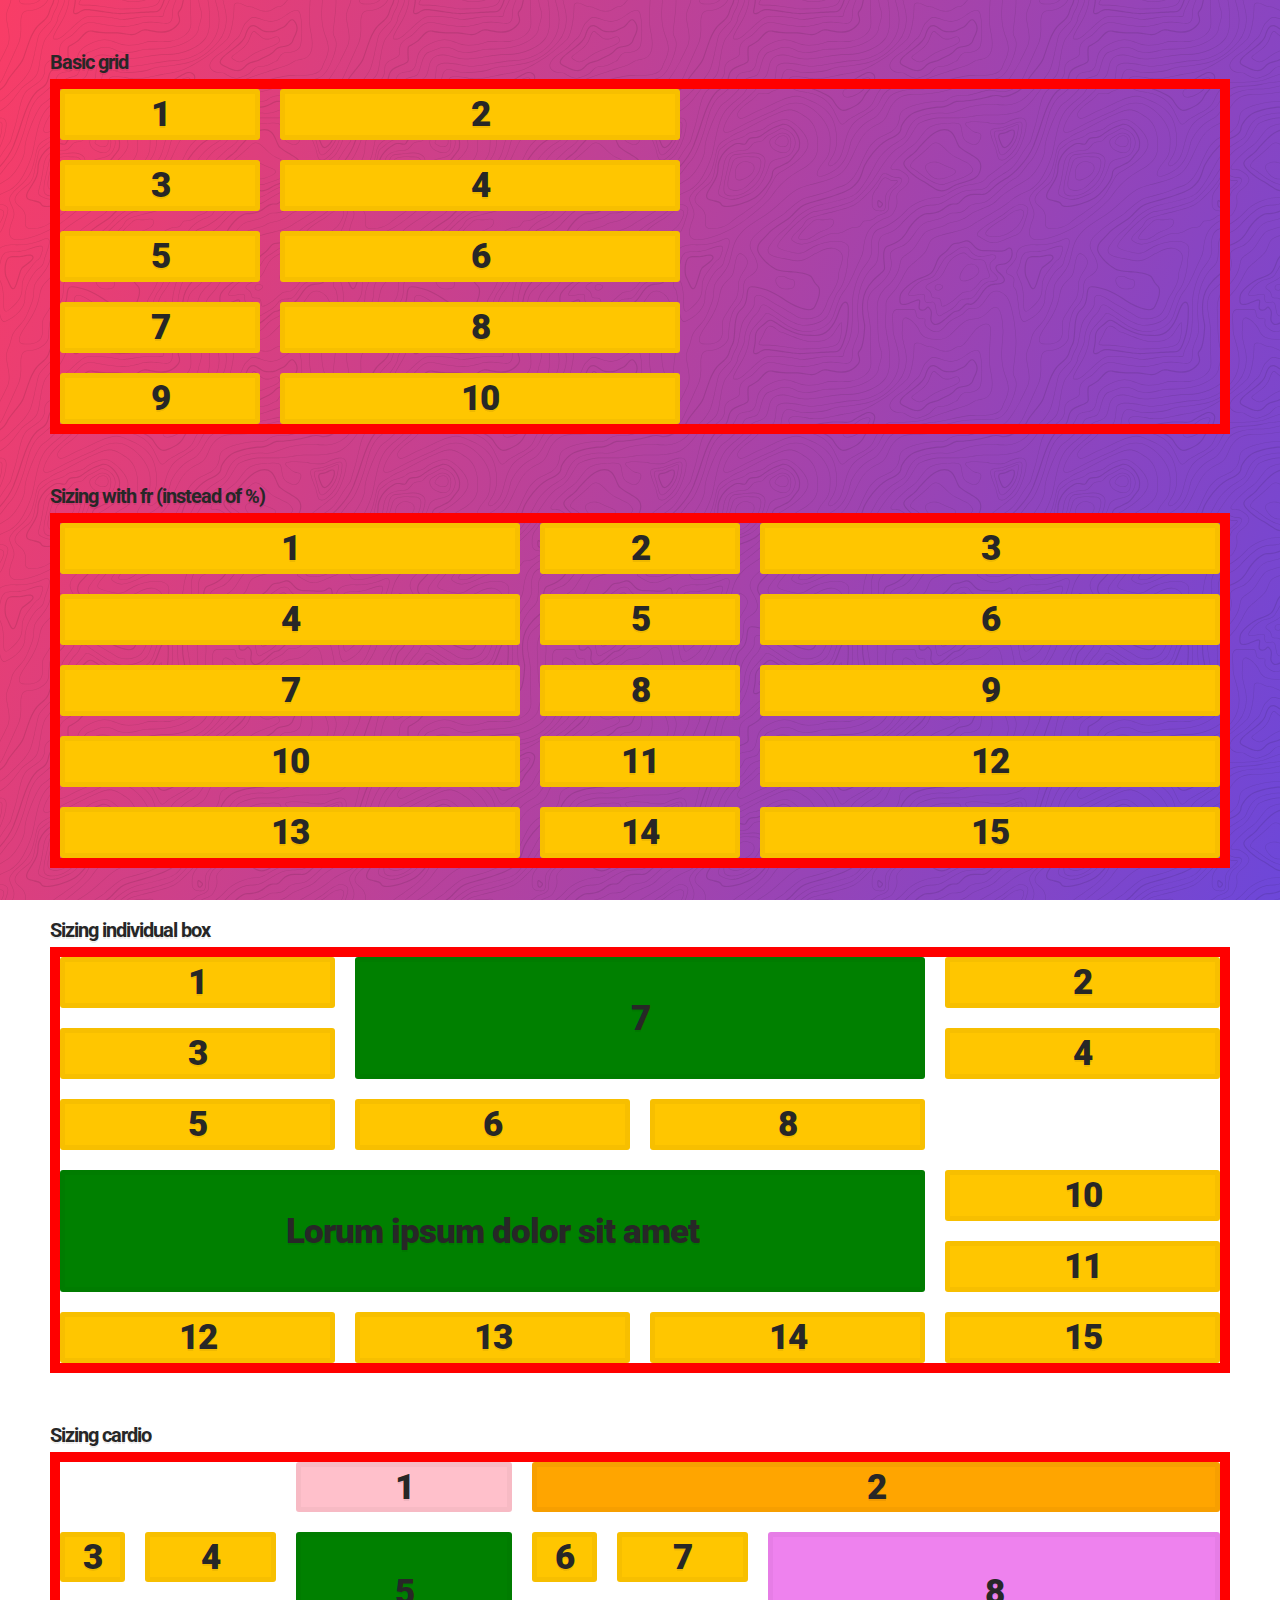
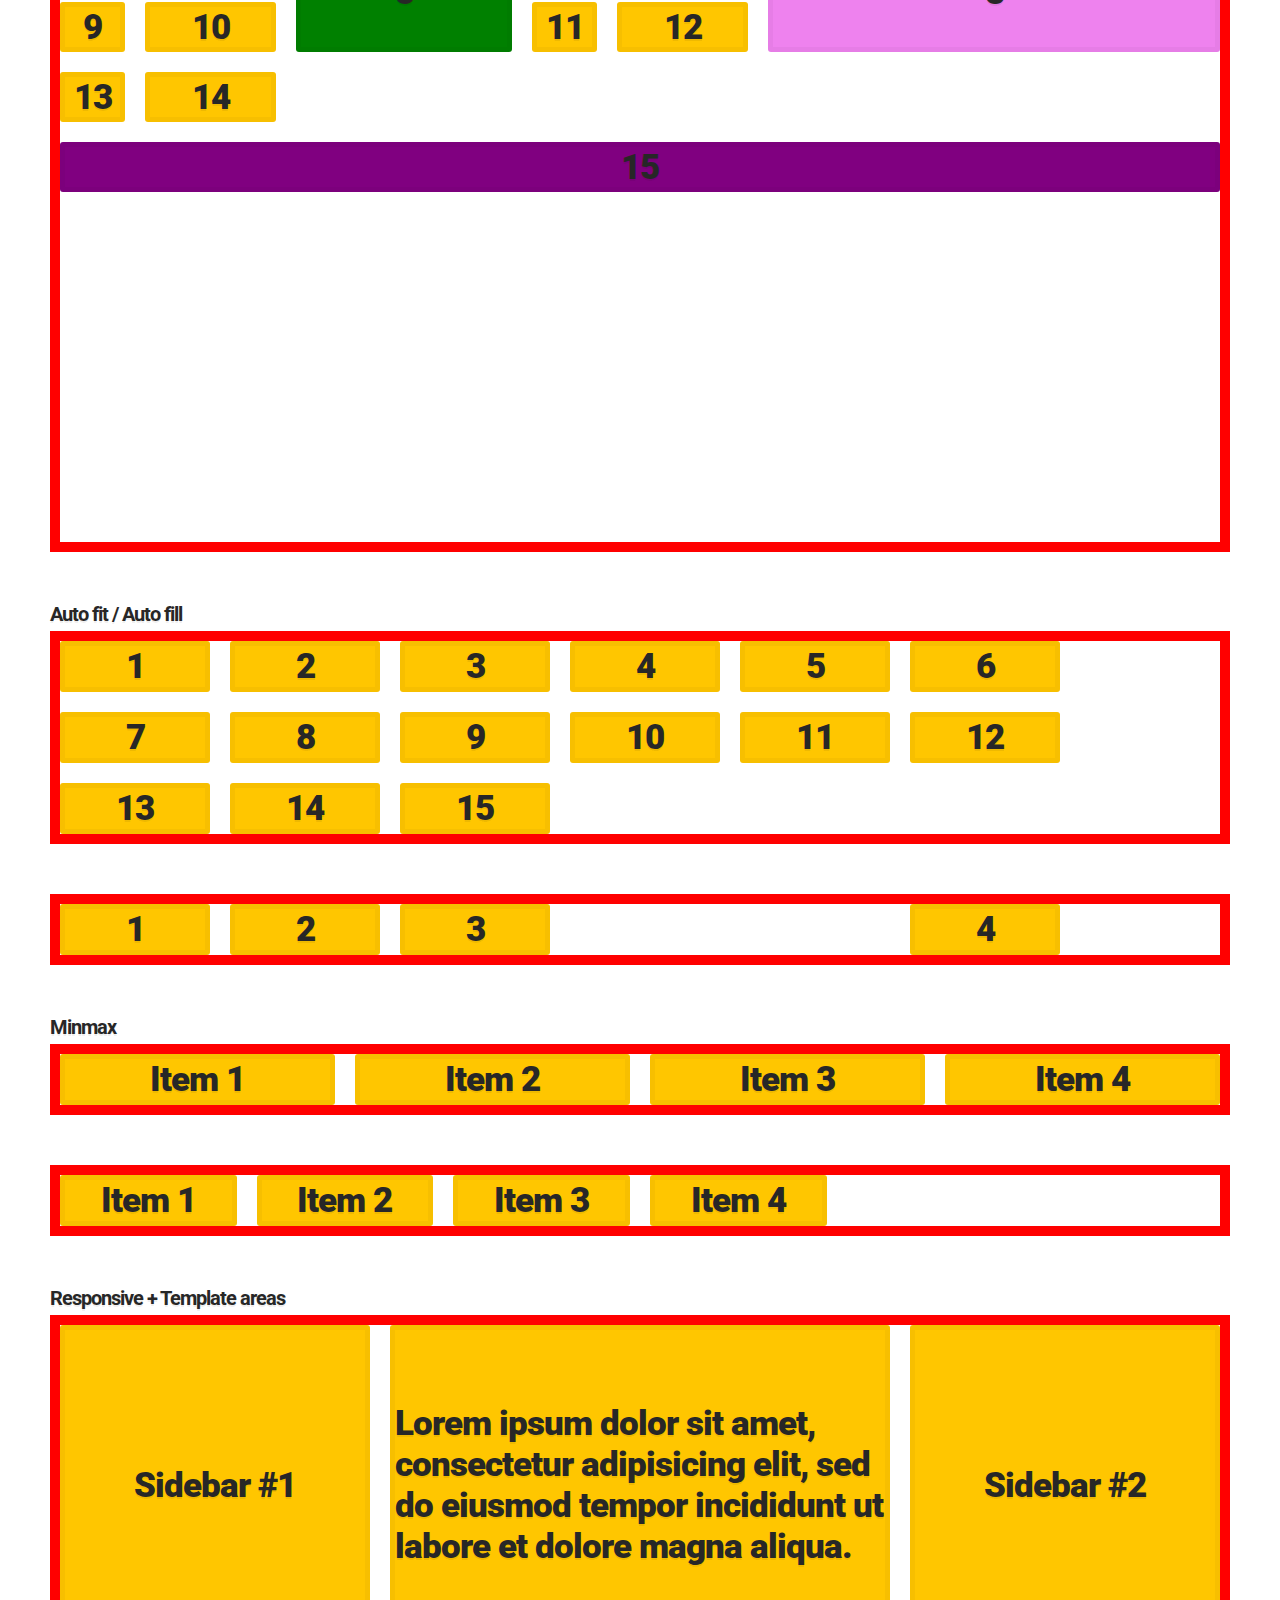
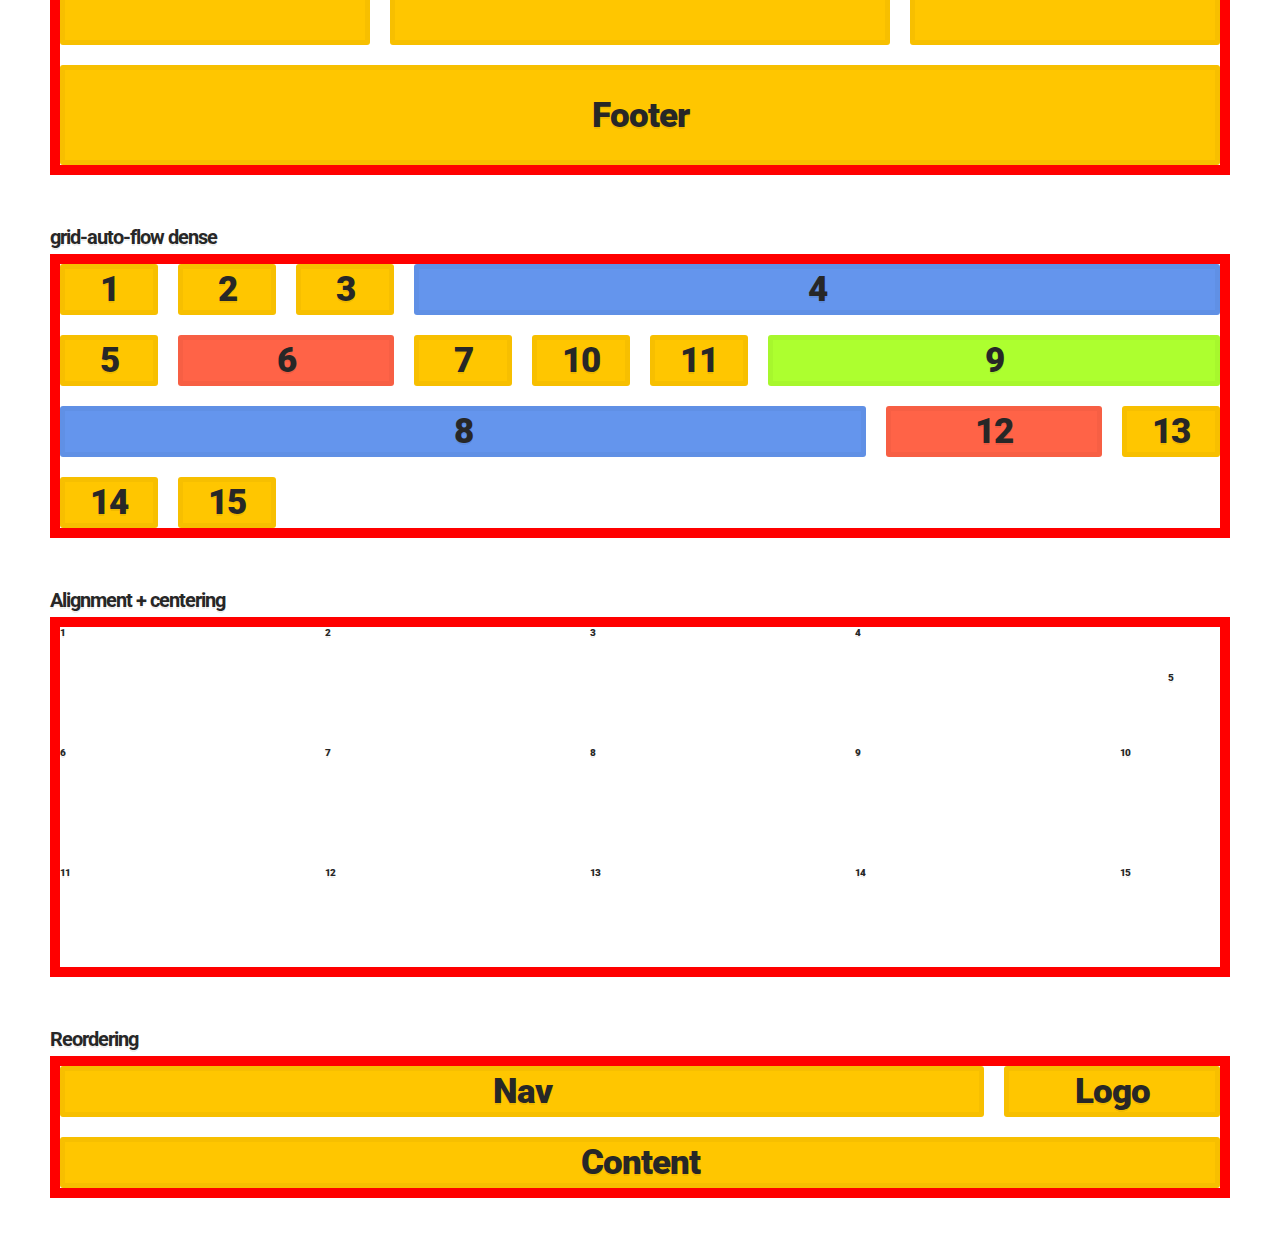
<file: cssGrid-basics.html>
<!DOCTYPE html>
<html lang="en" dir="ltr">
<head>
    <meta charset="utf-8">
    <title></title>
    <link rel="stylesheet" href="stylesheets/cssGrid-basics.css" type="text/css">
    <link href="https://fonts.googleapis.com/css?family=Saira|Saira+Condensed|Saira+Extra+Condensed|Saira+Sem+Condensed|Lato|Roboto" rel="stylesheet">
    <meta name="viewport" content="width=device-width,initial-scale=1.0" >
</head>
<body>


<h1>Basic grid</h1>
<div class="container">
    <div class="item">1</div>
    <div class="item">2</div>
    <div class="item">3</div>
    <div class="item">4</div>
    <div class="item">5</div>
    <div class="item">6</div>
    <div class="item">7</div>
    <div class="item">8</div>
    <div class="item">9</div>
    <div class="item">10</div>
</div>

<h1>Sizing with fr (instead of %)</h1>
<div class="container-2">
    <div class="item">1</div>
    <div class="item">2</div>
    <div class="item">3</div>
    <div class="item">4</div>
    <div class="item">5</div>
    <div class="item">6</div>
    <div class="item">7</div>
    <div class="item">8</div>
    <div class="item">9</div>
    <div class="item">10</div>
    <div class="item">11</div>
    <div class="item">12</div>
    <div class="item">13</div>
    <div class="item">14</div>
    <div class="item">15</div>
</div>

<h1>Sizing individual box</h1>
<div class="container-3">
    <div class="item">1</div>
    <div class="item">2</div>
    <div class="item">3</div>
    <div class="item">4</div>
    <div class="item">5</div>
    <div class="item">6</div>
    <div class="item item7">7</div>
    <div class="item">8</div>
    <div class="item item9">Lorum ipsum dolor sit amet</div>
    <div class="item">10</div>
    <div class="item">11</div>
    <div class="item">12</div>
    <div class="item">13</div>
    <div class="item">14</div>
    <div class="item">15</div>
</div>

<h1>Sizing cardio</h1>
<div class="container-4">
    <div class="item item41">1</div>
    <div class="item item42">2</div>
    <div class="item">3</div>
    <div class="item">4</div>
    <div class="item item45">5</div>
    <div class="item">6</div>
    <div class="item">7</div>
    <div class="item item48">8</div>
    <div class="item">9</div>
    <div class="item">10</div>
    <div class="item">11</div>
    <div class="item">12</div>
    <div class="item">13</div>
    <div class="item">14</div>
    <div class="item item415">15</div>
</div>

<h1>Auto fit / Auto fill</h1>
<div class="container-5">
    <div class="item">1</div>
    <div class="item">2</div>
    <div class="item">3</div>
    <div class="item">4</div>
    <div class="item">5</div>
    <div class="item">6</div>
    <div class="item">7</div>
    <div class="item">8</div>
    <div class="item">9</div>
    <div class="item">10</div>
    <div class="item">11</div>
    <div class="item">12</div>
    <div class="item">13</div>
    <div class="item">14</div>
    <div class="item">15</div>
</div>

<div class="container-6">
    <div class="item">1</div>
    <div class="item">2</div>
    <div class="item">3</div>
    <div class="item item64">4</div>
</div>

<h1>Minmax</h1>
<div class="container-7">
    <div class="item">Item 1</div>
    <div class="item">Item 2</div>
    <div class="item">Item 3</div>
    <div class="item">Item 4</div>
</div>
<div class="container-8">
    <div class="item">Item 1</div>
    <div class="item">Item 2</div>
    <div class="item">Item 3</div>
    <div class="item">Item 4</div>
</div>

<h1>Responsive + Template areas </h1>
<div class="container-9">
    <div class="item sidebar-1">Sidebar #1</div>
    <div class="item content">Lorem ipsum dolor sit amet, consectetur adipisicing elit, sed do eiusmod tempor incididunt ut labore et dolore magna aliqua.</div>
    <div class="item sidebar-2">Sidebar #2</div>
    <div class="item footer">Footer</div>
</div>


<h1>grid-auto-flow dense</h1>
<div class="container-10">
    <div class="itemz">1</div>
    <div class="itemz">2</div>
    <div class="itemz">3</div>
    <div class="itemz">4</div>
    <div class="itemz">5</div>
    <div class="itemz">6</div>
    <div class="itemz">7</div>
    <div class="itemz">8</div>
    <div class="itemz itemz9">9</div>
    <div class="itemz">10</div>
    <div class="itemz">11</div>
    <div class="itemz">12</div>
    <div class="itemz">13</div>
    <div class="itemz">14</div>
    <div class="itemz">15</div>
</div>

<h1>Alignment + centering</h1>
<div class="container-11">
    <div class="itemb">1</div>
    <div class="itemb">2</div>
    <div class="itemb">3</div>
    <div class="itemb">4</div>
    <div class="itemb itemb5">5</div>
    <div class="itemb">6</div>
    <div class="itemb">7</div>
    <div class="itemb">8</div>
    <div class="itemb">9</div>
    <div class="itemb">10</div>
    <div class="itemb">11</div>
    <div class="itemb">12</div>
    <div class="itemb">13</div>
    <div class="itemb">14</div>
    <div class="itemb">15</div>
</div>

<h1>Reordering</h1>
<div class="container-12">
    <div class="item logo">Logo</div>
    <div class="item nav">Nav</div>
    <div class="item contentz">Content</div>
</div>

</body>
</html>
</file>
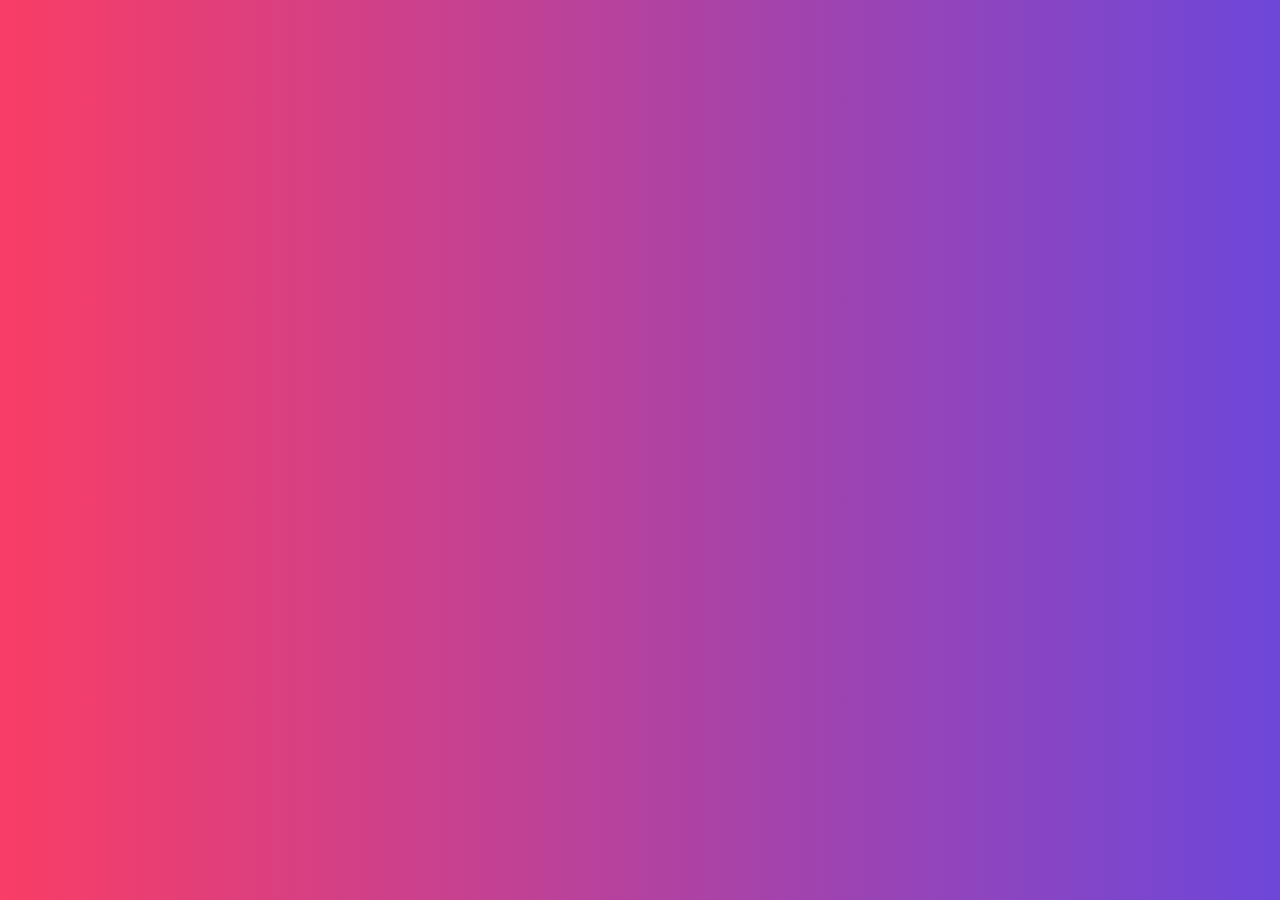
<file: cssGrid-gallery.html>
<!DOCTYPE html>
<html lang="en" dir="ltr">
<head>
    <meta charset="utf-8">
    <title></title>
    <link rel="stylesheet" href="stylesheets/cssGrid-gallery.css" type="text/css">
    <link href="https://fonts.googleapis.com/css?family=Saira|Saira+Condensed|Saira+Extra+Condensed|Saira+Sem+Condensed|Lato|Roboto" rel="stylesheet">
    <meta name="viewport" content="width=device-width,initial-scale=1.0" >
</head>
<body>


</body>
</html>
</file>
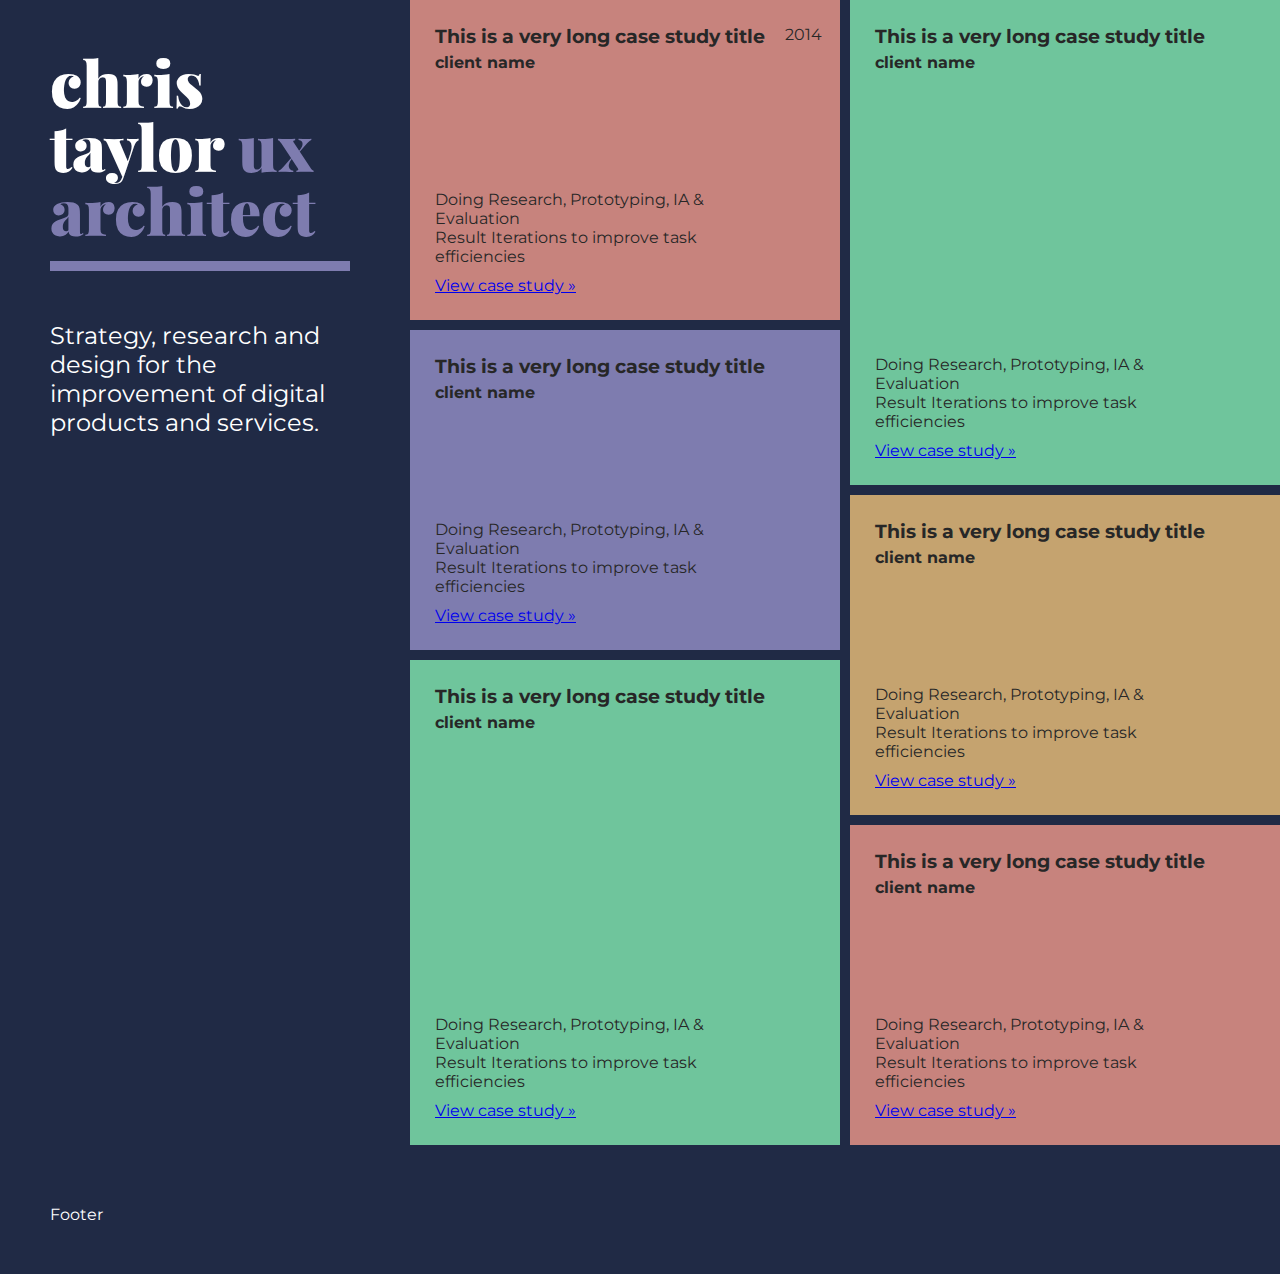
<file: cssGrid-test.html>
<!DOCTYPE html>
<html lang="en" dir="ltr">
<head>
    <meta charset="utf-8">
    <title></title>
    <link rel="stylesheet" href="stylesheets/cssGrid-test.css" type="text/css">
    <link href="https://fonts.googleapis.com/css?family=Montserrat:300,300i,400,400i,500,500i,700,700i|Playfair+Display:400,400i,700,700i,900,900i&display=swap" rel="stylesheet">
    <meta name="viewport" content="width=device-width,initial-scale=1.0" >
</head>
<body>

<div class="container">
    <div class="sidebar">
        <h1>Chris Taylor <span>UX architect</span></h1>
        <summary>Strategy, research and design for the improvement of digital products and services.</summary>
    </div>
    <section class="case-study cs-1">
        <div class="cs-header">
            <h3 class="cs__headline">This is a very long case study title</h3>
            <h4 class="cs__client">client name</h4>
        </div>
        <span class="cs__year">2014</span>
        <div class="cs-content">
            <p class="cs__text">Doing  Research, Prototyping, IA & Evaluation</p>
            <p class="cs__text">Result  Iterations to improve task efficiencies</p>
            <a href="#" class="cs__button">View case study &raquo;</a>
        </div>
    </section>
    <section class="case-study cs-2">
        <div class="cs-header">
            <h3 class="cs__headline">This is a very long case study title</h3>
            <h4 class="cs__client">client name</h4>
        </div>
        <div class="cs-content">
            <p class="cs__text">Doing  Research, Prototyping, IA & Evaluation</p>
            <p class="cs__text">Result  Iterations to improve task efficiencies</p>
            <a href="#" class="cs__button">View case study &raquo;</a>
        </div>
    </section>
    <section class="case-study cs-3">
        <div class="cs-header">
            <h3 class="cs__headline">This is a very long case study title</h3>
            <h4 class="cs__client">client name</h4>
        </div>
        <div class="cs-content">
            <p class="cs__text">Doing  Research, Prototyping, IA & Evaluation</p>
            <p class="cs__text">Result  Iterations to improve task efficiencies</p>
            <a href="#" class="cs__button">View case study &raquo;</a>
        </div>
    </section>
    <section class="case-study cs-4">
        <div class="cs-header">
            <h3 class="cs__headline">This is a very long case study title</h3>
            <h4 class="cs__client">client name</h4>
        </div>
        <div class="cs-content">
            <p class="cs__text">Doing  Research, Prototyping, IA & Evaluation</p>
            <p class="cs__text">Result  Iterations to improve task efficiencies</p>
            <a href="#" class="cs__button">View case study &raquo;</a>
        </div>
    </section>
    <section class="case-study cs-5">
        <div class="cs-header">
            <h3 class="cs__headline">This is a very long case study title</h3>
            <h4 class="cs__client">client name</h4>
        </div>
        <div class="cs-content">
            <p class="cs__text">Doing  Research, Prototyping, IA & Evaluation</p>
            <p class="cs__text">Result  Iterations to improve task efficiencies</p>
            <a href="#" class="cs__button">View case study &raquo;</a>
        </div>
    </section>
    <section class="case-study cs-6">
        <div class="cs-header">
            <h3 class="cs__headline">This is a very long case study title</h3>
            <h4 class="cs__client">client name</h4>
        </div>
        <div class="cs-content">
            <p class="cs__text">Doing  Research, Prototyping, IA & Evaluation</p>
            <p class="cs__text">Result  Iterations to improve task efficiencies</p>
            <a href="#" class="cs__button">View case study &raquo;</a>
        </div>
    </section>
    <footer class="footer">Footer</footer>
</div>

</body>
</html>
</file>
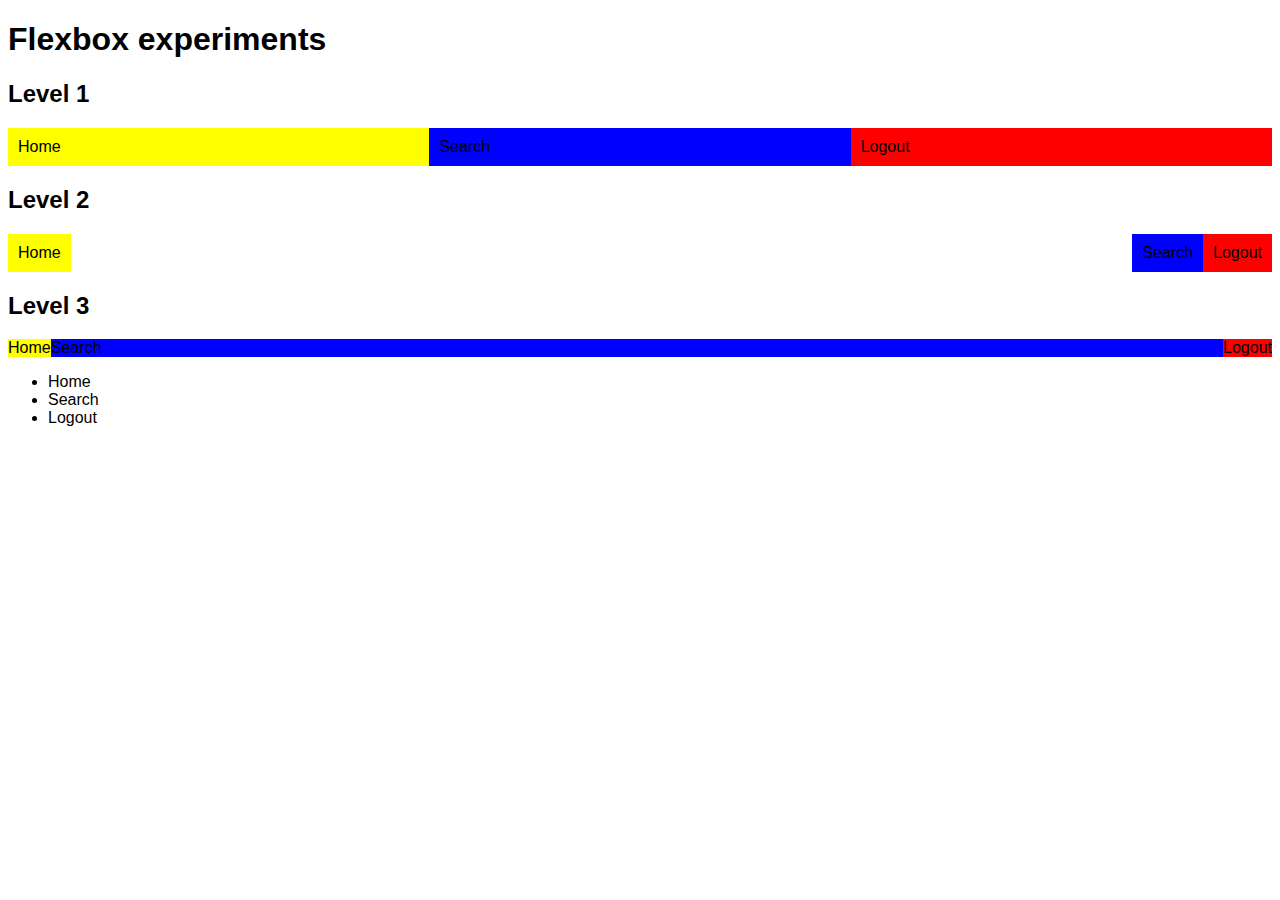
<file: flex-1.html>
<!DOCTYPE html>
<html lang="en">

    <head>
        <meta charset="UTF-8">
        <title>Flexbox Test</title>
        <link rel="stylesheet" href="stylesheets/app.css" type="text/css">
        <link href="https://fonts.googleapis.com/css?family=Saira|Saira+Condensed|Saira+Extra+Condensed|Saira+Sem+Condensed|Lato|Roboto" rel="stylesheet">
        <meta name="viewport" content="width=device-width">
    </head>

    <body>
        <header>
            <h1>Flexbox experiments</h1>
        </header>

        <h2>Level 1</h2>
        <nav class="container-1">
            <div class="block block-1">Home</div>
            <div class="block block-2">Search</div>
            <div class="block block-3">Logout</div>
        </nav>

        <h2>Level 2</h2>
        <nav class="container-2">
            <div class="block block-1">Home</div>
            <div class="block block-2 push-right">Search</div>
            <div class="block block-3">Logout</div>
        </nav>

        <h2>Level 3</h2>
        <nav class="container-3">
            <div class="block block-1">Home</div>
            <div class="block block-2 fluid-section">Search</div>
            <div class="block block-3">Logout</div>
        </nav>

        <ul class="container-1">
            <li>Home</li>
            <li>Search</li>
            <li>Logout</li>
        </ul>

    </body>

</html>
</file>
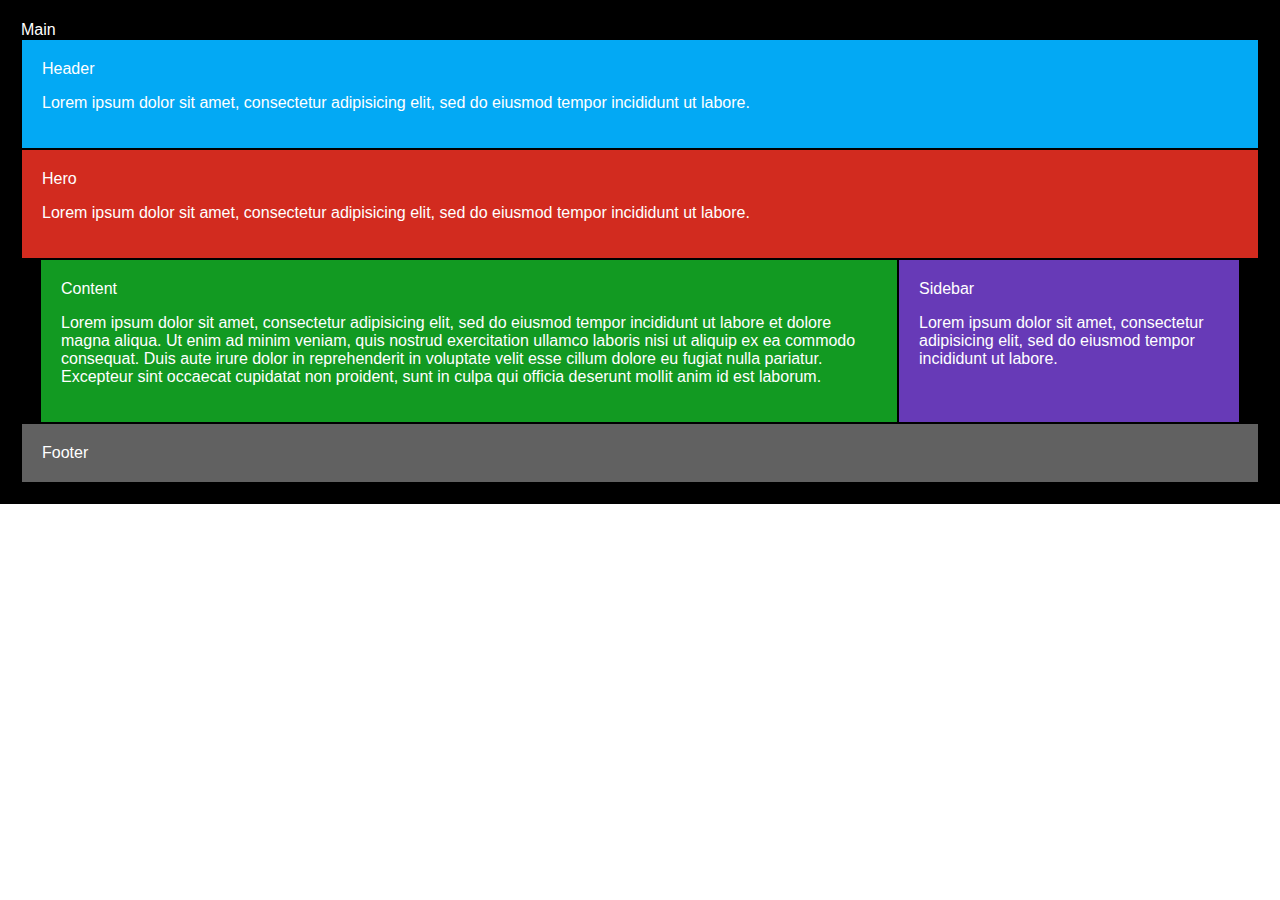
<file: flex-2.html>
<!DOCTYPE html>
<html lang="en" dir="ltr">
<head>
    <meta charset="utf-8">
    <title></title>
    <link rel="stylesheet" href="stylesheets/flex-2.css" type="text/css">
</head>

<body>

    <main >
    Main

        <!-- Header -->
        <header class="header">
            Header
            <p>Lorem ipsum dolor sit amet, consectetur adipisicing elit, sed do eiusmod tempor incididunt ut labore.</p>
        </header>

        <!-- Hero -->
        <section class="hero">
            Hero
            <p>Lorem ipsum dolor sit amet, consectetur adipisicing elit, sed do eiusmod tempor incididunt ut labore.</p>
        </section>

        <!-- START - Flec container for tablet > desktop -->
        <div class="flex-container wrapper">

            <!-- Content -->
            <section class="content">
                Content
                <p>Lorem ipsum dolor sit amet, consectetur adipisicing elit, sed do eiusmod tempor incididunt ut labore et dolore magna aliqua. Ut enim ad minim veniam, quis nostrud exercitation ullamco laboris nisi ut aliquip ex ea commodo consequat. Duis aute irure dolor in reprehenderit in voluptate velit esse cillum dolore eu fugiat nulla pariatur. Excepteur sint occaecat cupidatat non proident, sunt in culpa qui officia deserunt mollit anim id est laborum.</p>
            </section>

            <!-- Sidebar -->
            <aside class="sidebar">
                Sidebar
                <p>Lorem ipsum dolor sit amet, consectetur adipisicing elit, sed do eiusmod tempor incididunt ut labore.</p>
            </aside>

        </div>
        <!-- END - Flec container for tablet > desktop -->

        <!-- Footer -->
        <footer class="footer">
            Footer
        </footer>

    </main>

</body>
</html>
</file>
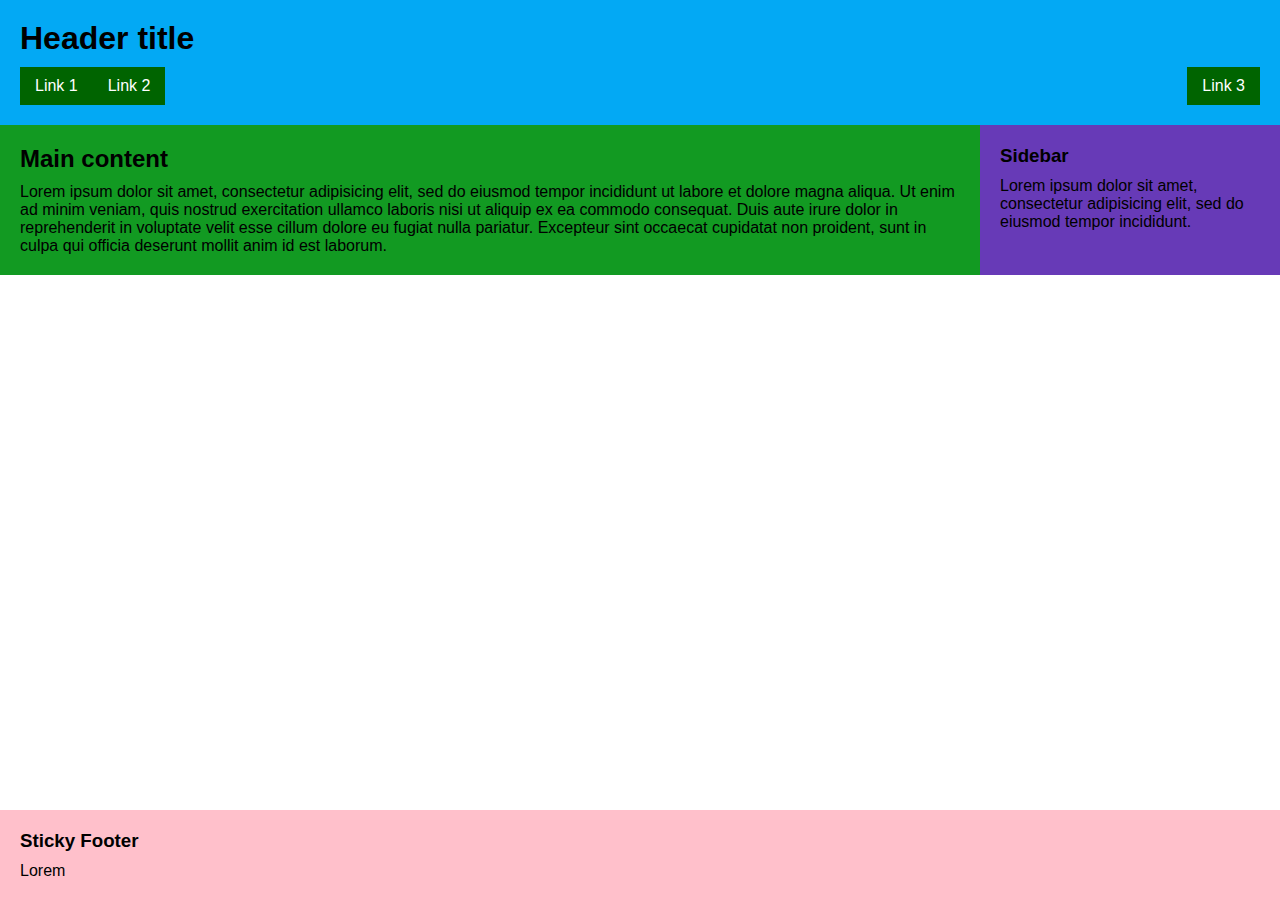
<file: flex-3.html>
<!DOCTYPE html>
<html lang="en" dir="ltr">
<head>
    <meta charset="utf-8">
    <title></title>
    <link rel="stylesheet" href="stylesheets/flex-3.css" type="text/css">
</head>
<body>

    <div class="flex-body-container ">
        <header class="header">
            <h1>Header title</h1>
            <nav>
                <ul class="nav-links">
                    <li class="nav-item"><a href="#">Link 1</a></li>
                    <li class="nav-item"><a href="#">Link 2</a></li>
                    <li class="nav-item"><a href="#">Link 3</a></li>
                </ul>
            </nav>
        </header>
        <main class="flex-container">
            <section class="content">
                <h2>Main content</h2>
                <p>Lorem ipsum dolor sit amet, consectetur adipisicing elit, sed do eiusmod tempor incididunt ut labore et dolore magna aliqua. Ut enim ad minim veniam, quis nostrud exercitation ullamco laboris nisi ut aliquip ex ea commodo consequat. Duis aute irure dolor in reprehenderit in voluptate velit esse cillum dolore eu fugiat nulla pariatur. Excepteur sint occaecat cupidatat non proident, sunt in culpa qui officia deserunt mollit anim id est laborum.</p>
            </section>
            <aside class="sidebar">
                <h3>Sidebar</h3>
                <p>Lorem ipsum dolor sit amet, consectetur adipisicing elit, sed do eiusmod tempor incididunt.</p>
            </aside>
        </main>
    </div>

    <footer class="footer">
        <h3>Sticky Footer</h3>
        <p>Lorem</p>
    </footer>

</body>
</html>
</file>
<file: stylesheets/cssGrid-basics.css>
/*
--------------------------------------------------------------------------------
CORE STYLES
--------------------------------------------------------------------------------
*/

/* CSS Variables */
:root {
  --yellow: #ffc600;
  --black: #272727;
}

html {
  /* border-box box model allows us to add padding and border to our elements without increasing their size */
  box-sizing: border-box;
  /* A system font stack so things load nice and quick! */
  font-family: -apple-system, BlinkMacSystemFont, "Segoe UI", Roboto, Helvetica,
    Arial, sans-serif, "Apple Color Emoji", "Segoe UI Emoji", "Segoe UI Symbol";
  font-weight: 900;
  font-size: 10px;
  color: var(--black);
  text-shadow: 0 2px 0 rgba(0, 0, 0, 0.07);
}

/*
We inherit box-sizing: border-box; from our <html> selector
Apparently this is a bit better than applying box-sizing: border-box; directly to the * selector
*/
*,
*:before,
*:after {
  box-sizing: inherit;
}

body {
  background-image: url("../images/topography.svg"),
    linear-gradient(110deg, #f93d66, #6d47d9);
  background-size: 340px, auto;
  min-height: calc(100vh - 100px);
  margin: 50px;
  /* background: white; */
  background-attachment: fixed;
  letter-spacing: -1px;
}

h1,
h2,
h3,
h4,
h5,
h6 {
  margin: 0 0 5px 0;
}

/*
--------------------------------------------------------------------------------
CORE GRID
--------------------------------------------------------------------------------
*/

/* Each item in our grid will contain numbers */
.item, .itemz {
  /* We center the contents of these items. You can also do this with flexbox too! */
  display: grid;
  justify-content: center;
  align-items: center;
  border: 5px solid rgba(0, 0, 0, 0.03);
  border-radius: 3px;
  font-size: 35px;
  background-color: var(--yellow); /* best colour */
}

.item p, .itemz p {
  margin: 0 0 5px 0;
}

/*
--------------------------------------------------------------------------------
GRID 1
--------------------------------------------------------------------------------
*/

.container {
    display: grid;
    grid-template-columns: 200px 400px;
    /* grid-template-columns: 200px auto 100px; */ /* Auto stretches and fills area */
    /* grid-template-rows: 200px; */
    /* grid-auto-rows: 500px */ /* Implicit rows not defined (above in template-rows) use this value when created */
    grid-gap: 20px;
    margin-bottom: 50px;
    border: 10px solid red;
}

.container-2 {
    display: grid;
    grid-template-columns: 1fr 200px 1fr; /* fr auto fills the remaining space in the container width */
    /* grid-template-columns: 1fr 1fr 1fr; */ /* fr creates 3 equal fluid columns */
    /* grid-template-columns: repeat(4, 1fr); */ /* shorthand for creating 4 columns */
    grid-gap: 20px;
    border: 10px solid red;
    margin-bottom: 50px;
}

.container-3 {
    display: grid;
    grid-template-columns: repeat(4, 1fr);
    grid-gap: 20px;
    border: 10px solid red;
    margin-bottom: 50px;
}
.item9 {
    background-color: green;
    grid-column: span 3;
    grid-row: span 2;
}
.item7 {
    background-color: green;
    grid-column: 2 / 4; /* specify start end */
    grid-row: 1 / 3;
}

.container-4 {
    display: grid;
    grid-template-columns: repeat(5, 1fr 2fr);
    grid-template-rows: repeat(10, 50px);
    grid-gap: 20px;
    border: 10px solid red;
    margin-bottom: 50px;
}

.item41 {
    background-color: pink;
    grid-column: 3 / 5;
}
.item42 {
    background-color: orange;
    grid-column: 5 / -1; /* -1 makes it go to the end */
}
.item45 {
    background-color: green;
    grid-column: span 2;
    grid-row: span 2;
}
.item48 {
    background-color: violet;
    grid-column: span 4 / -1; /* span 4 columns, end at the end of grid */
    grid-row: span 2;
}
.item415 {
    background-color: purple;
    grid-column: 1 / -1;
}

.container-5 {
    display: grid;
    grid-template-columns: repeat(auto-fill, 150px) ; /* wraps fixed width column items */
    grid-gap: 20px;
    border: 10px solid red;
    margin-bottom: 50px;
}
.container-6 {
    display: grid;
    grid-template-columns: repeat(auto-fill, 150px) ; /* wraps fixed width column items */
    grid-gap: 20px;
    border: 10px solid red;
    margin-bottom: 50px;
}
.item64 {
    grid-column: auto / -1; /* fixes element to right */
}

.container-7 {
    display: grid;
    grid-gap: 20px;
    border: 10px solid red;
    margin-bottom: 50px;
    grid-template-columns: repeat(auto-fit, minmax(150px, 1fr)); /* Make sit quite responsive */
}
.container-8 {
    display: grid;
    grid-gap: 20px;
    border: 10px solid red;
    margin-bottom: 50px;
    grid-template-columns: repeat(auto-fill, minmax(150px, 1fr)); /* Make sit quite responsive */
}

.container-9 {
    display: grid;
    grid-gap: 20px;
    border: 10px solid red;
    margin-bottom: 50px;
    grid-template-columns: 1fr 500px 1fr;
    grid-template-rows: 150px 150px 100px;
    grid-template-areas:
        "sidebar-1 content sidebar-2"
        "sidebar-1 content sidebar-2"
        "footer footer footer";
}
.footer { grid-area: footer; }
.sidebar-1 { grid-area: sidebar-1;}
.sidebar-2 { grid-area: sidebar-2;}
.content { grid-area: content;}

@media (max-width: 700px) {
    .container-9 {
        background-color: red;
        border: 10px solid yellow;
        grid-template-areas:
            "content"
            "sidebar-1"
            "sidebar-2"
            "footer";
        grid-template-columns: 1fr;
        grid-template-rows: auto;
    }

}

.container-10 {
    display: grid;
    grid-gap: 20px;
    border: 10px solid red;
    margin-bottom: 50px;
    grid-template-columns: repeat(10, 1fr);
    grid-auto-flow: dense;
}
.itemz:nth-child(4n) {
    background: cornflowerblue;
    grid-column: span 7;
}
.itemz:nth-child(6n) {
    background: tomato;
    grid-column: span 2;
}
.itemz:nth-child(9n) {
    background: plum;
    grid-column: span 4;
}
.itemz9 {
    background: greenyellow !important;
    grid-column-end: -1 !important;
}

.container-11 {
    display: grid;
    grid-gap: 20px;
    border: 10px solid red;
    margin-bottom: 50px;
    grid-template-columns: repeat(5, 100px);
    grid-template-rows: repeat(3, 100px);
    place-items: stretch stretch;
    justify-content: space-between;

    /*
    justify-* is the row axis
    align-* is the column axis
    */
}
.itemb {
    background: white;

}
.itemb5 {
    justify-self: center;
    align-self: center;
}

.container-12 {
    display: grid;
    grid-gap: 20px;
    border: 10px solid red;
    margin-bottom: 50px;
    grid-template-columns: repeat(10, 1fr);
}
.logo {
    grid-column: span 2;
    order: 2;
}
.nav {
    grid-column: span 8;
    order: 1;
}
.contentz {
    grid-column: 1 / -1;
    order: 3;

}
</file>
<file: stylesheets/cssGrid-gallery.css>
/*
--------------------------------------------------------------------------------
CORE STYLES
--------------------------------------------------------------------------------
*/

/* CSS Variables */
:root {
  --yellow: #ffc600;
  --black: #272727;
}

html {
  /* border-box box model allows us to add padding and border to our elements without increasing their size */
  box-sizing: border-box;
  /* A system font stack so things load nice and quick! */
  font-family: -apple-system, BlinkMacSystemFont, "Segoe UI", Roboto, Helvetica,
    Arial, sans-serif, "Apple Color Emoji", "Segoe UI Emoji", "Segoe UI Symbol";
  /*
  font-weight: 900;
  font-size: 10px;
  */
  color: var(--black);
  text-shadow: 0 2px 0 rgba(0, 0, 0, 0.07);
}

/*
We inherit box-sizing: border-box; from our <html> selector
Apparently this is a bit better than applying box-sizing: border-box; directly to the * selector
*/
*,
*:before,
*:after {
  box-sizing: inherit;
}

body {
    padding: 50px;
    font-family: sans-serif;
    background: linear-gradient(to right, #F93D66, #6D47D9);
    margin: 0;
}

h1,
h2,
h3,
h4,
h5,
h6 {
  margin: 0 0 5px 0;
}

p {
  margin: 0 0 20px 0;
}

/*
--------------------------------------------------------------------------------
GALLERY
--------------------------------------------------------------------------------
*/
</file>
<file: stylesheets/cssGrid-test.css>
/*
--------------------------------------------------------------------------------
CORE STYLES
--------------------------------------------------------------------------------
*/

/* CSS Variables */
:root {
  --yellow: #ffc600;
  --black: #272727;
  --main-blue: #202A45;
  --pinky: #C7837D;
  --greeny: #6FC59C;
  --purpley: #7E7CAF;
  --beigey: #C5A36F;
}

html {
  /* border-box box model allows us to add padding and border to our elements without increasing their size */
  box-sizing: border-box;
  /* A system font stack so things load nice and quick! */
  font-family: 'Montserrat', -apple-system, BlinkMacSystemFont, "Segoe UI", Roboto, Helvetica, sans-serif;
  /*
  font-weight: 900;
  font-size: 10px;
  text-shadow: 0 2px 0 rgba(0, 0, 0, 0.07);
  */
  color: var(--black);

}

/*
We inherit box-sizing: border-box; from our <html> selector
Apparently this is a bit better than applying box-sizing: border-box; directly to the * selector
*/
*,
*:before,
*:after {
  box-sizing: inherit;
}

body {
  background-color: var(--main-blue);
  margin: 0px;
  /* background: white; */
  background-attachment: fixed;
}

h1,
h2,
h3,
h4,
h5,
h6 {
  margin: 0 0 5px 0;
}

h1 {
    font-family: 'Playfair Display', serif;
    font-weight: 900;
    border-bottom: 10px #7E7CAF solid;
    padding-bottom: 0.3em;
    font-size: 4em;
    line-height: 1em;
    text-transform: lowercase;
    margin-bottom: 50px;
}

h1 span {
 color: #7E7CAF;
}
summary {
    font-weight: 400;
    font-size: 1.5em;
}

/*
--------------------------------------------------------------------------------
CORE GRID
--------------------------------------------------------------------------------
*/

.container {
    display: grid;
    grid-gap: 10px;
    grid-template-columns: 400px 1fr 1fr;
    grid-template-rows: auto; ;
    grid-template-areas:
        "sidebar cs-1 cs-2"
        "sidebar cs-3 cs-2"
        "sidebar cs-3 cs-4"
        "sidebar cs-5 cs-4"
        "sidebar cs-5 cs-6"
        "footer footer footer";
}

.sidebar {
    grid-area: sidebar;
    background-color: var(--main-blue);
    color: white;
    padding: 50px;
}
.footer {
    grid-area: footer;
    background-color: var(--main-blue);
    color: white;
    padding: 50px;
}
.cs-1, .cs-2, .cs-3, .cs-4, .cs-5, .cs-6 {
    padding: 25px;
    min-height: 20em;
}
.cs-1 {
    grid-area: cs-1;
    background-color: var(--pinky);
}
.cs-2 {
    grid-area: cs-2;
    background-color: var(--greeny);
}
.cs-3 {
    grid-area: cs-3;
    background-color: var(--purpley);
}
.cs-4 {
    grid-area: cs-4;
    background-color: var(--beigey);
}
.cs-5 {
    grid-area: cs-5;
    background-color: var(--greeny);
}
.cs-6 {
    grid-area: cs-6;
    background-color: var(--pinky)
}

@media (max-width: 1000px) {
    .container {
        grid-template-areas:
            "sidebar sidebar"
            "cs-1 cs-2"
            "cs-3 cs-4"
            "cs-5 cs-6"
            "footer footer";
        grid-template-columns: 1fr 1fr;
        grid-template-rows: auto;
    }

}

@media (max-width: 700px) {
    .container {
        grid-template-areas:
            "sidebar"
            "cs-1"
            "cs-2"
            "cs-3"
            "cs-4"
            "cs-5"
            "cs-6"
            "footer";
        grid-template-columns: 1fr;
        grid-template-rows: auto;
    }

}

/*
--------------------------------------------------------------------------------
CASE STUDY GRID
--------------------------------------------------------------------------------
*/

.case-study {
    display: grid;
    grid-template-rows: 1fr 1fr;
    grid-template-columns: 1fr 30px;
    grid-template-areas:
        "cs-header cs-year"
        "cs-content cs-year";
}
.cs-header {
    grid-area: cs-header;
    align-self: auto;
}
.cs-content {
    grid-area: cs-content;
    align-self: end;
}
.cs__year {
    grid-area: cs-year;
}

.cs__headline {

}
.cs__client {

}
.cs__text {
    margin: 0px;
}
.cs-content .cs__text:first-of-type {
    margin-bottom: 0px;
}
.cs-content .cs__text:last-of-type {
    margin-bottom: 10px;
}
.cs__button {

}
.cs__photo {

}
</file>
<file: stylesheets/app.css>
/* line 1, ../sass/partials/_variables.scss */
.big-box {
  background-color: yellow;
  padding: 10px;
}

/* line 1, ../sass/partials/_layout.scss */
body {
  font-family: sans-serif;
  background-color: white;
}

/* line 6, ../sass/partials/_layout.scss */
.grid-layout {
  display: grid;
  grid-template-columns: repeat(auto-fill, minmax(180px, 1fr));
  grid-gap: 10px;
  grid-auto-rows: minmax(180px, auto);
  grid-auto-flow: dense;
  padding: 10px;
}
/* line 14, ../sass/partials/_layout.scss */
.grid-layout .grid-item {
  padding: 1rem;
  font-size: 14px;
  font-weight: bold;
  text-transform: uppercase;
  color: #929796;
  background-color: #333;
  border-radius: 5px;
}
/* line 23, ../sass/partials/_layout.scss */
.grid-layout .span-2 {
  grid-column-end: span 2;
  grid-row-end: span 2;
}
/* line 28, ../sass/partials/_layout.scss */
.grid-layout .span-3 {
  grid-column-end: span 3;
  grid-row-end: span 4;
}

/*
--------------------------------------------------------------------
Flex-1
--------------------------------------------------------------------
*/
/* line 7, ../sass/partials/_flex.scss */
nav.container-1 {
  display: flex;
  justify-content: space-between;
}
/* line 11, ../sass/partials/_flex.scss */
nav.container-1 > div {
  flex: 1;
}
/* line 15, ../sass/partials/_flex.scss */
nav.container-1 div.block {
  padding: 10px;
}
/* line 18, ../sass/partials/_flex.scss */
nav.container-1 div.block-1 {
  background-color: yellow;
}
/* line 21, ../sass/partials/_flex.scss */
nav.container-1 div.block-2 {
  background-color: blue;
}
/* line 24, ../sass/partials/_flex.scss */
nav.container-1 div.block-3 {
  background-color: red;
}

/* line 29, ../sass/partials/_flex.scss */
nav.container-2 {
  display: flex;
  justify-content: space-between;
  /* push item (and everything after) to the right */
}
/* line 34, ../sass/partials/_flex.scss */
nav.container-2 .push-right {
  margin-left: auto;
}
/* line 37, ../sass/partials/_flex.scss */
nav.container-2 div.block {
  padding: 10px;
}
/* line 40, ../sass/partials/_flex.scss */
nav.container-2 div.block-1 {
  background-color: yellow;
}
/* line 43, ../sass/partials/_flex.scss */
nav.container-2 div.block-2 {
  background-color: blue;
}
/* line 46, ../sass/partials/_flex.scss */
nav.container-2 div.block-3 {
  background-color: red;
}

/* line 51, ../sass/partials/_flex.scss */
nav.container-3 {
  display: flex;
  justify-content: space-between;
  /* Makes one of the cols fluid, others fixed */
}
/* line 56, ../sass/partials/_flex.scss */
nav.container-3 .fluid-section {
  flex: 1;
}
/* line 60, ../sass/partials/_flex.scss */
nav.container-3 div.block {
  padding: rem-calc(20);
}
/* line 63, ../sass/partials/_flex.scss */
nav.container-3 div.block-1 {
  background-color: yellow;
}
/* line 66, ../sass/partials/_flex.scss */
nav.container-3 div.block-2 {
  background-color: blue;
}
/* line 69, ../sass/partials/_flex.scss */
nav.container-3 div.block-3 {
  background-color: red;
}

@media screen and (min-width: 640px) {
  /* line 74, ../sass/partials/_flex.scss */
  .flex-container {
    display: flex;
    /* Something happening at 640 and above */
  }
}
@media screen and (max-width: 700px) {
  /* line 74, ../sass/partials/_flex.scss */
  .flex-container {
    /* Something happening at 700 and below */
  }
}
</file>
<file: stylesheets/flex-2.css>
body {
    margin: 0;
    padding: 0;
    font-family: sans-serif;
}

main, header, section, aside, footer {
    margin: 0;
    padding: 20px;
    border: 1px solid #000000;
    color: #ffffff;
}

main {
    background: #000000;
}

.header {
    background: #03a9f4;
}

.hero {
    background: #d22b1f;
}

.content {
    background: #129a22;
}

.sidebar {
    border: 1px solid #000000;
    background: #673ab7;
}

.footer {
    border: 1px solid #000000;
    background: #616161;
}

@media screen and (min-width: 640px){
    .flex-container {
        display: flex;
    }

    .content {
        flex: 1; /* Fluid width */
    }

    .sidebar {
        flex: 0 1 300px; /* Sidebar will always be 300px, and the rest of the space will be distributed to the Content section */
    }
}

.wrapper {
    /* max width for desktop, plus centers it */
    margin: auto;
    max-width: 1200px;
}
</file>
<file: stylesheets/flex-3.css>
html {
    box-sizing: border-box;
}
*, *::before, *::after {
    box-sizing: inherit;
    font-family: ’Lato’, sans-serif;
    margin: 0;
    padding: 0;
}

/* body + div.flex-body-container to get sticky footer */
body {
    display: flex;
    min-height: 100vh;
    flex-direction: column;
}

div.flex-body-container {
    flex: 1;
}

/* Layout components */

main {
    background: #000000;
}
.header, .content, .sidebar, .footer {
    padding: 20px;
}
.header {
    background: #03a9f4;
}
.content {
    background: #129a22;
}
.sidebar {
    /* border: 1px solid #000000; */
    background: #673ab7;
}
.footer {
    background-color: pink;
}

h1, h2, h3 {
    margin-bottom: 10px;
}

/* Navigation */

.nav-links {
    list-style: none;
}

.nav-item a {
  display: block;
  padding: 10px 15px;
  text-decoration: none;
  color: white;
  background-color: darkgreen;
}

.nav-item a:hover {
  background-color: white;
  color: black;
}

/* Responsive */

@media screen and (min-width: 640px){

    /* Main layout */

    main.flex-container {
        display: flex;
    }
    .content {
        flex: 1; /* Fluid width */
    }
    .sidebar {
        flex: 0 1 300px; /* Sidebar will always be 300px, and the rest of the space will be distributed to the Content section */
    }

    /* Responsive nav */

    .nav-links {
        display: flex;
        justify-content: space-between;
    }
    .nav-links > .nav-item {
        /* flex: 1; */
        background-color: yellow;
    }
    .nav-links > .nav-item:nth-child(3){
        margin-left: auto
    }

}
</file>
